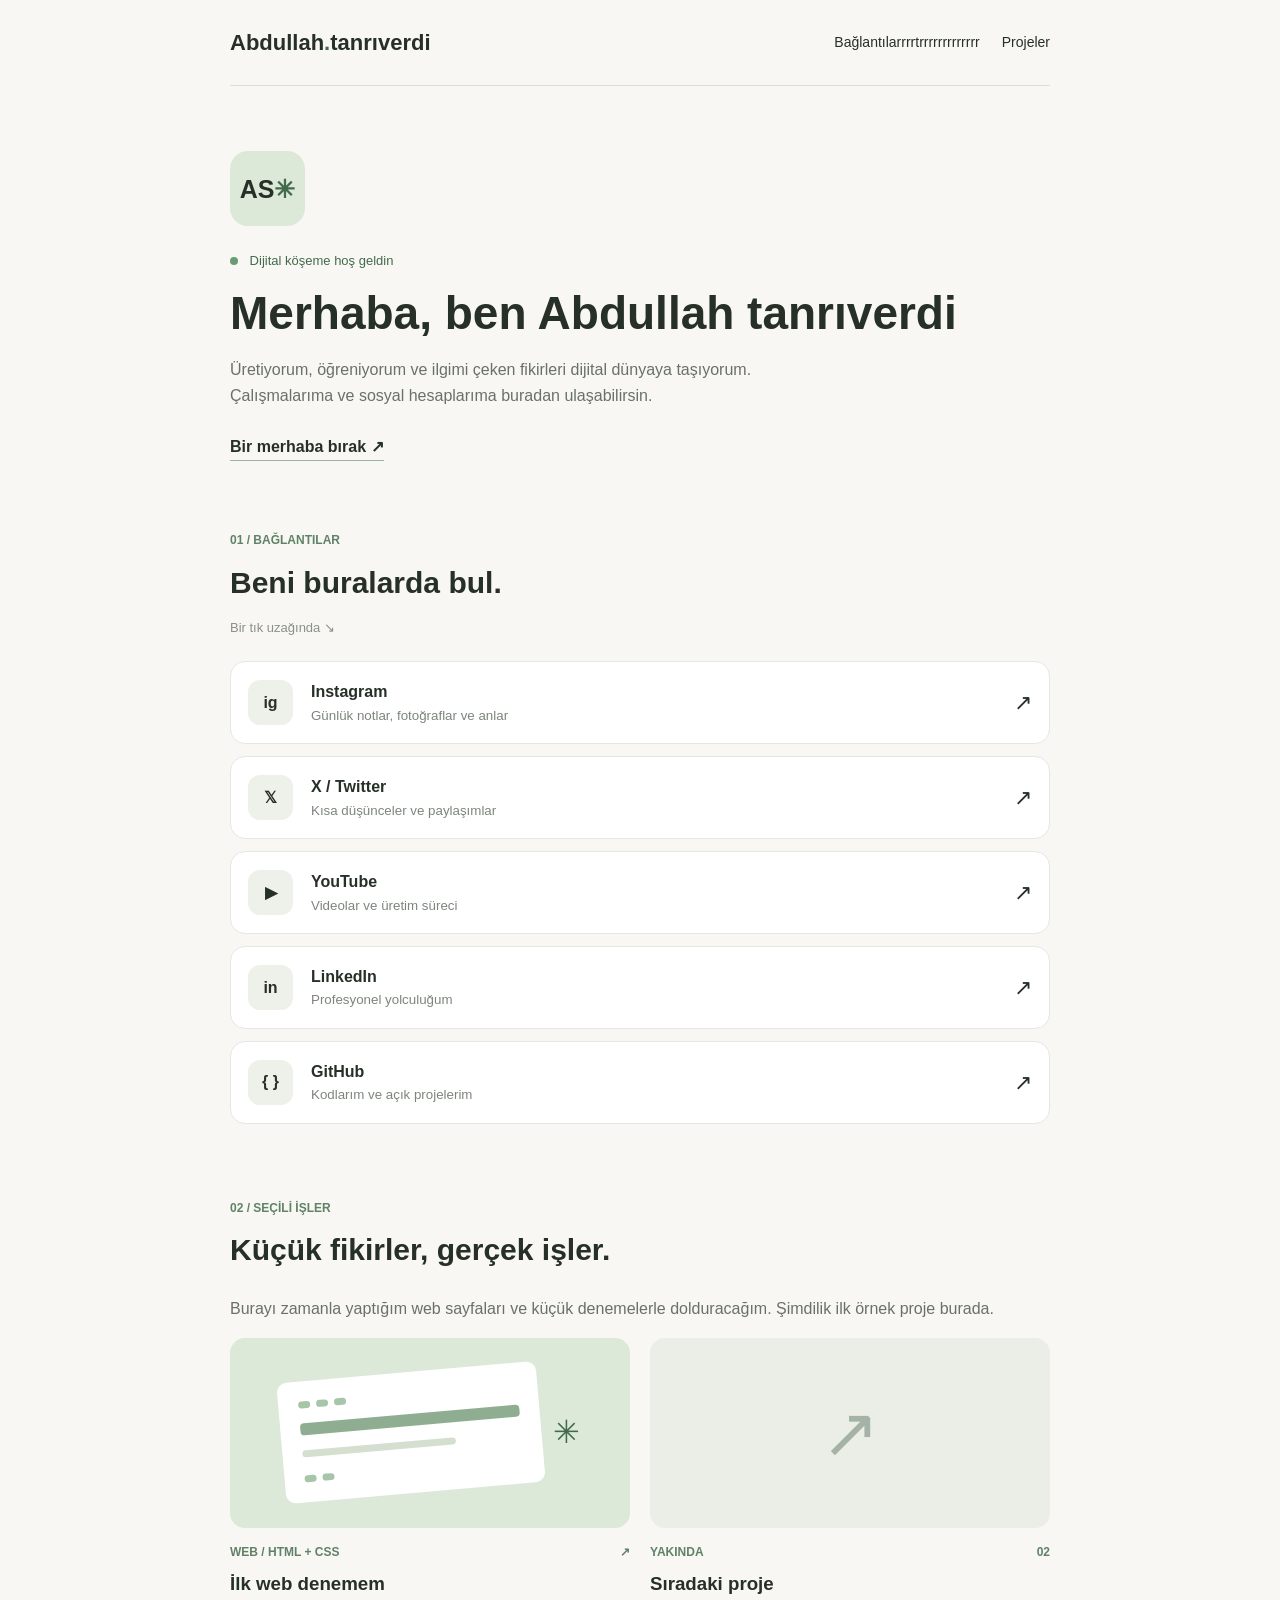
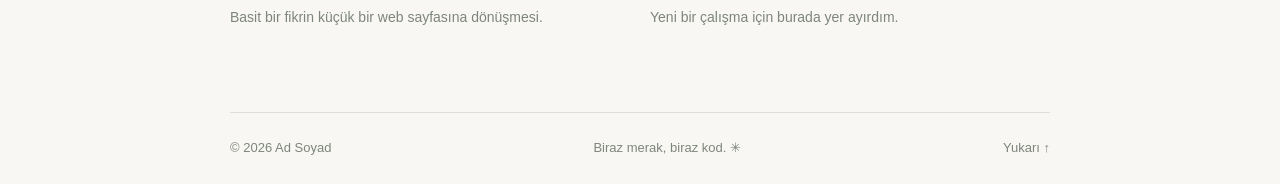
<file: index.html>
<!doctype html>
<html lang="tr">
<head>
  <meta charset="UTF-8">
  <meta name="viewport" content="width=device-width, initial-scale=1">
  <meta name="description" content="Kişisel bağlantılarım, çalışmalarım ve web projelerim.">
  <meta name="theme-color" content="#f8f7f3">
  <title>Ad Soyad — Bağlantılar & Projeler</title>
  <link rel="stylesheet" href="assets/style.css">
</head>
<body>
  <div class="page-shell">
    <header class="topbar">
      <a class="wordmark" href="index.html" aria-label="Ana sayfa">Abdullah<span class="wordmark-dot">.</span>tanrıverdi</a>
      <nav class="topnav" aria-label="Ana menü">
        <a href="#baglantilar">Bağlantılarrrrtrrrrrrrrrrrrr</a>
        <a href="#projeler">Projeler</a>
      </nav>
    </header>

    <main>
      <section class="intro" aria-labelledby="profile-title">
        <div class="portrait" aria-hidden="true"><span>AS<span class="portrait-mark">✳</span></span></div>
        <div class="availability"><span class="status-dot"></span> Dijital köşeme hoş geldin</div>
        <h1 id="profile-title">Merhaba, ben Abdullah tanrıverdi</h1>
        <p class="lead">Üretiyorum, öğreniyorum ve ilgimi çeken fikirleri dijital dünyaya taşıyorum. Çalışmalarıma ve sosyal hesaplarıma buradan ulaşabilirsin.</p>
        <a class="email-link" href="mailto:merhaba@example.com">Bir merhaba bırak <span aria-hidden="true">↗</span></a>
      </section>

      <section class="links-section" id="baglantilar" aria-labelledby="links-title">
        <div class="section-heading"><div><span class="eyebrow">01 / BAĞLANTILAR</span><h2 id="links-title">Beni buralarda bul.</h2></div><span class="heading-aside">Bir tık uzağında ↘</span></div>
        <div class="link-list">
          <a class="link-card" href="https://www.instagram.com/" target="_blank" rel="noopener noreferrer" aria-label="Instagram profilim (yeni sekme)">
            <span class="social-icon">ig</span><span class="link-copy"><strong>Instagram</strong><small>Günlük notlar, fotoğraflar ve anlar</small></span><span class="arrow" aria-hidden="true">↗</span>
          </a>
          <a class="link-card" href="https://x.com/" target="_blank" rel="noopener noreferrer" aria-label="X profilim (yeni sekme)">
            <span class="social-icon x-icon">𝕏</span><span class="link-copy"><strong>X / Twitter</strong><small>Kısa düşünceler ve paylaşımlar</small></span><span class="arrow" aria-hidden="true">↗</span>
          </a>
          <a class="link-card" href="https://www.youtube.com/" target="_blank" rel="noopener noreferrer" aria-label="YouTube kanalım (yeni sekme)">
            <span class="social-icon youtube-icon">▶</span><span class="link-copy"><strong>YouTube</strong><small>Videolar ve üretim süreci</small></span><span class="arrow" aria-hidden="true">↗</span>
          </a>
          <a class="link-card" href="https://www.linkedin.com/" target="_blank" rel="noopener noreferrer" aria-label="LinkedIn profilim (yeni sekme)">
            <span class="social-icon linkedin-icon">in</span><span class="link-copy"><strong>LinkedIn</strong><small>Profesyonel yolculuğum</small></span><span class="arrow" aria-hidden="true">↗</span>
          </a>
          <a class="link-card" href="https://github.com/" target="_blank" rel="noopener noreferrer" aria-label="GitHub profilim (yeni sekme)">
            <span class="social-icon github-icon">{ }</span><span class="link-copy"><strong>GitHub</strong><small>Kodlarım ve açık projelerim</small></span><span class="arrow" aria-hidden="true">↗</span>
          </a>
        </div>
      </section>

      <section class="projects-section" id="projeler" aria-labelledby="projects-title">
        <div class="section-heading"><div><span class="eyebrow">02 / SEÇİLİ İŞLER</span><h2 id="projects-title">Küçük fikirler, gerçek işler.</h2></div></div>
        <p class="section-description">Burayı zamanla yaptığım web sayfaları ve küçük denemelerle dolduracağım. Şimdilik ilk örnek proje burada.</p>
        <div class="projects-grid">
          <a class="project-card" href="projects/ornek-proje/index.html">
            <div class="project-art" aria-hidden="true"><div class="art-window"><div class="art-toolbar"><i></i><i></i><i></i></div><div class="art-title"></div><div class="art-subtitle"></div><div class="art-pills"><i></i><i></i></div></div><span class="art-star">✳</span></div>
            <div class="project-meta"><span>WEB / HTML + CSS</span><span aria-hidden="true">↗</span></div><h3>İlk web denemem</h3><p>Basit bir fikrin küçük bir web sayfasına dönüşmesi.</p>
          </a>
          <div class="project-card coming-soon"><div class="soon-art" aria-hidden="true">↗</div><div class="project-meta"><span>YAKINDA</span><span>02</span></div><h3>Sıradaki proje</h3><p>Yeni bir çalışma için burada yer ayırdım.</p></div>
        </div>
      </section>
    </main>

    <footer class="footer"><span>© 2026 Ad Soyad</span><span>Biraz merak, biraz kod. <span aria-hidden="true">✳</span></span><a href="#" aria-label="Sayfanın başına dön">Yukarı ↑</a></footer>
  </div>
</body>
</html>
</file>
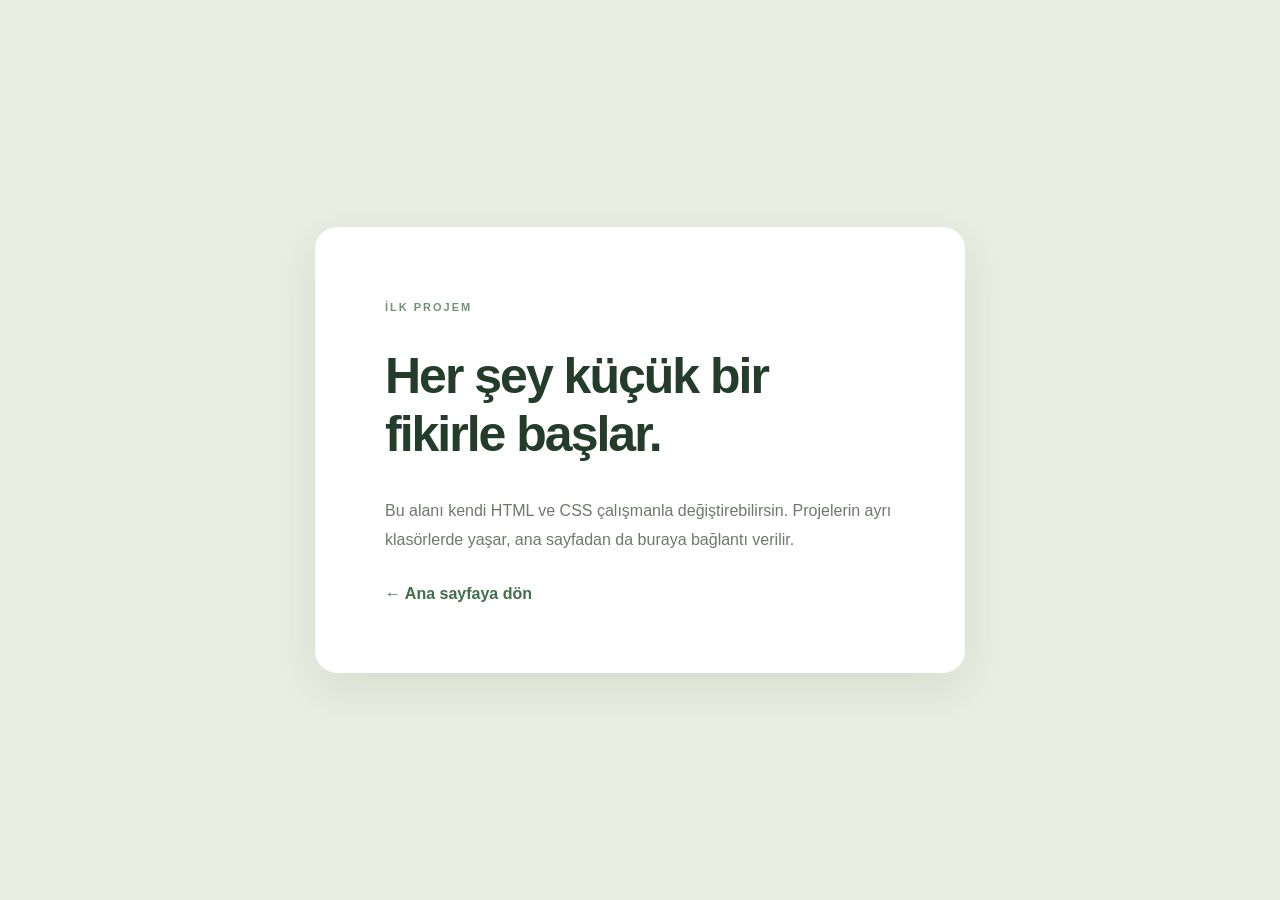
<file: projects/ornek-proje/index.html>
<!doctype html>
<html lang="tr"><head><meta charset="utf-8"><meta name="viewport" content="width=device-width, initial-scale=1"><title>İlk Web Denemem</title><link rel="stylesheet" href="style.css"></head><body><main class="panel"><span class="tag">İLK PROJEM</span><h1>Her şey küçük bir fikirle başlar.</h1><p>Bu alanı kendi HTML ve CSS çalışmanla değiştirebilirsin. Projelerin ayrı klasörlerde yaşar, ana sayfadan da buraya bağlantı verilir.</p><a href="../../index.html">← Ana sayfaya dön</a></main></body></html>
</file>
<file: assets/style.css>
/* 1. GENEL AYARLAR */
* {
  box-sizing: border-box;
}

html {
  scroll-behavior: smooth;
}

body {
  margin: 0;
  background-color: #f8f7f3;
  color: #263027;
  font-family: Arial, sans-serif;
  line-height: 1.6;
}

a {
  color: inherit;
  text-decoration: none;
}

a:focus-visible {
  outline: 2px solid #426a4b;
  outline-offset: 3px;
}

.page-shell {
  width: 90%;
  max-width: 820px;
  margin: 0 auto;
}

/* 2. UST MENU */
.topbar {
  display: flex;
  justify-content: space-between;
  align-items: center;
  padding: 25px 0;
  border-bottom: 1px solid #ddddda;
}

.wordmark {
  font-size: 22px;
  font-weight: bold;
}

.wordmark-dot,
h1 em {
  color: #426a4b;
}

.topnav {
  display: flex;
  gap: 22px;
  font-size: 14px;
}

.topnav a:hover,
.email-link:hover {
  color: #426a4b;
}

/* 3. KISISEL TANITIM */
.intro {
  padding: 65px 0;
}

.portrait {
  display: flex;
  align-items: center;
  justify-content: center;
  width: 75px;
  height: 75px;
  margin-bottom: 25px;
  background-color: #dce8d8;
  border-radius: 18px;
  font-size: 25px;
  font-weight: bold;
}

.portrait-mark {
  color: #426a4b;
}

.availability {
  color: #426a4b;
  font-size: 13px;
}

.status-dot {
  display: inline-block;
  width: 8px;
  height: 8px;
  margin-right: 8px;
  background-color: #6b9b75;
  border-radius: 50%;
}

h1 {
  margin: 14px 0;
  font-size: 46px;
  line-height: 1.2;
}

h1 em {
  font-style: normal;
}

.lead {
  max-width: 560px;
  color: #697169;
}

.email-link {
  display: inline-block;
  margin-top: 10px;
  border-bottom: 1px solid #9ab59c;
  font-weight: bold;
}

/* 4. BOLUM BASLIKLARI */
.links-section,
.projects-section {
  padding-bottom: 70px;
}

.section-heading {
  margin-bottom: 22px;
}

.eyebrow,
.project-meta {
  color: #608267;
  font-size: 12px;
  font-weight: bold;
}

.section-heading h2 {
  margin: 7px 0;
  font-size: 30px;
}

.heading-aside {
  color: #899188;
  font-size: 13px;
}

/* 5. SOSYAL MEDYA KARTLARI */
.link-list {
  display: flex;
  flex-direction: column;
  gap: 12px;
}

.link-card {
  display: flex;
  align-items: center;
  gap: 18px;
  padding: 17px;
  background-color: white;
  border: 1px solid #e4e8e1;
  border-radius: 15px;
  transition: background-color 0.2s, transform 0.2s;
}

.link-card:hover {
  background-color: #eef4eb;
  transform: translateY(-3px);
}

.social-icon {
  display: flex;
  align-items: center;
  justify-content: center;
  width: 45px;
  height: 45px;
  background-color: #edf1e9;
  border-radius: 12px;
  font-weight: bold;
  flex-shrink: 0;
}

.link-copy {
  display: flex;
  flex-direction: column;
  flex: 1;
}

.link-copy small {
  color: #7d857d;
}

.arrow {
  font-size: 22px;
}

/* 6. PORTFOLYO KARTLARI */
.section-description {
  color: #697169;
}

.projects-grid {
  display: grid;
  grid-template-columns: 1fr 1fr;
  gap: 20px;
}

.project-art,
.soon-art {
  display: flex;
  align-items: center;
  justify-content: center;
  height: 190px;
  border-radius: 15px;
  background-color: #dce8d8;
}

/* Proje gorselini yalnizca CSS kutulariyla olusturuyoruz. */
.art-window {
  width: 65%;
  padding: 20px;
  background-color: white;
  border-radius: 10px;
  transform: rotate(-5deg);
}

.art-toolbar,
.art-pills {
  display: flex;
  gap: 6px;
}

.art-toolbar i,
.art-pills i {
  width: 12px;
  height: 7px;
  background-color: #a7c6a9;
  border-radius: 5px;
}

.art-title,
.art-subtitle {
  height: 12px;
  margin-top: 15px;
  background-color: #8fae91;
  border-radius: 4px;
}

.art-subtitle {
  width: 70%;
  height: 7px;
  margin-bottom: 18px;
  background-color: #d4dfd0;
}

.art-star {
  margin-left: 12px;
  font-size: 32px;
  color: #426a4b;
}

.soon-art {
  background-color: #ebede7;
  color: #a5b3a6;
  font-size: 70px;
}

.project-meta {
  display: flex;
  justify-content: space-between;
  margin-top: 15px;
}

.project-card h3 {
  margin: 7px 0;
}

.project-card p {
  margin-top: 0;
  color: #7d857d;
  font-size: 14px;
}

.project-card:hover h3 {
  color: #426a4b;
}

/* 7. ALT BILGI */
.footer {
  display: flex;
  justify-content: space-between;
  gap: 15px;
  padding: 25px 0;
  border-top: 1px solid #ddddda;
  color: #7d857d;
  font-size: 13px;
}

/* 8. TELEFON EKRANLARI */
@media (max-width: 600px) {
  h1 {
    font-size: 34px;
  }

  .intro {
    padding: 50px 0;
  }

  .projects-grid {
    grid-template-columns: 1fr;
  }

  .footer {
    flex-wrap: wrap;
  }
}
</file>
<file: projects/ornek-proje/style.css>
*{box-sizing:border-box}body{margin:0;min-height:100vh;background:#e8eee2;color:#243d2b;font-family:Arial,sans-serif;display:grid;place-items:center;padding:24px}.panel{background:#fff;padding:clamp(28px,6vw,70px);max-width:650px;border-radius:22px;box-shadow:0 15px 45px #3a50331a}.tag{font-weight:bold;letter-spacing:2px;font-size:11px;color:#719278}h1{font-size:clamp(32px,5vw,50px);letter-spacing:-2px;line-height:1.15}p{line-height:1.8;color:#6f786d}a{display:inline-block;margin-top:15px;color:#406e4c;font-weight:bold;text-decoration:none}a:hover{text-decoration:underline}
</file>
